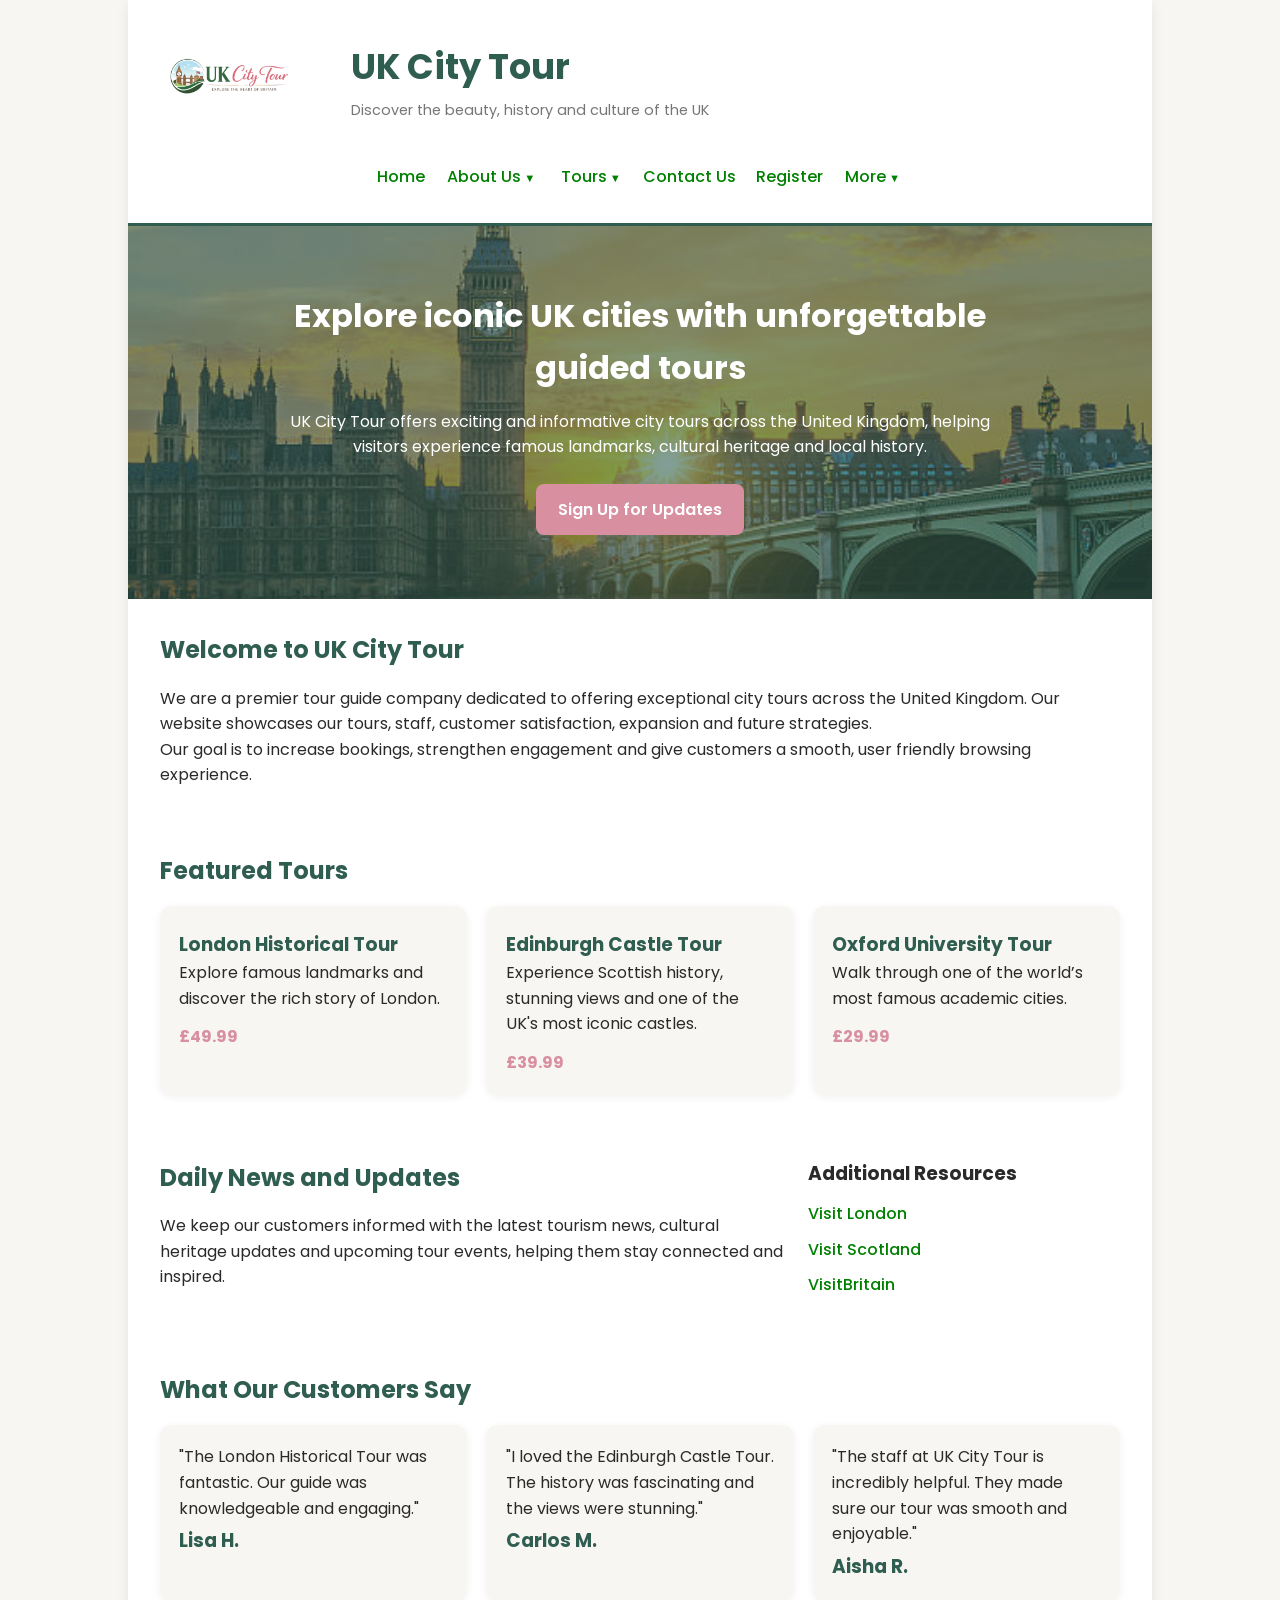
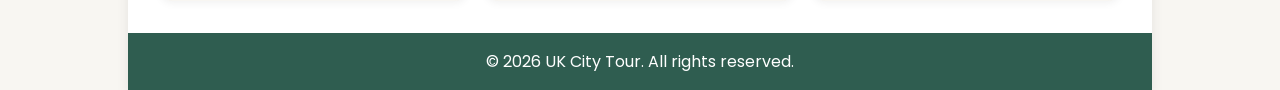
<file: index.html>
<!DOCTYPE html>
<html lang="en">
<head>
    <!-- basic setup for the page so the browser knows it's using HTML5 -->
    <meta charset="UTF-8">

    <!-- this makes the website adjust properly on phones and tablets instead of looking zoomed out -->
    <meta name="viewport" content="width=device-width, initial-scale=1.0">

    <!-- I added these meta tags to help with SEO (search engine optimisation)and make the page more descriptive -->
    <meta name="description" content="Explore unforgettable city tours across the United Kingdom with UK City Tour. Discover history, culture, landmarks and exciting travel experiences.">
    <meta name="keywords" content="UK City Tour, city tours, London tour, Edinburgh tour, UK travel, cultural heritage, guided tours">
    <meta name="author" content="Rhidi">

    <!-- this is the title that shows in the browser tab -->
    <title>UK City Tour | Home</title>

    <!-- linking my external CSS file so all the styling stays separate from the HTML -->
    <link rel="stylesheet" href="css/main.css">

    <!-- I used Google Fonts so the website looks a bit more polished and consistent -->
    <link rel="preconnect" href="https://fonts.googleapis.com">
    <link rel="preconnect" href="https://fonts.gstatic.com" crossorigin>
    <link href="https://fonts.googleapis.com/css2?family=Poppins:wght@300;400;500;600;700&display=swap" rel="stylesheet">
</head>
<body>

    <!-- this container keeps the whole page centred and stops it from stretching too wide on big screens -->
    <div class="container">

        <!-- header section for the logo, business name, and navigation -->
        <header>
            <div class="top-header">

                <!-- I made the logo a link back to the homepage because that's a common website convention -->
                <a href="index.html" class="logo-link">
                    <img src="images/logo.png" alt="UK City Tour logo" class="logo">
                </a>

                <!-- this is the branding text next to the logo -->
                <div class="brand-text">
                    <h1>UK City Tour</h1>
                    <p>Discover the beauty, history and culture of the UK</p>
                </div>
            </div>

            <!-- this is the main navigation for moving around the site -->
            <nav aria-label="Main navigation">
                <ul class="main-nav">

                    <!-- direct link back to the homepage -->
                    <li><a href="index.html">Home</a></li>

                    <!-- I used details and summary for dropdowns because it made the menu interactive without needing too much extra code -->
                    <li class="dropdown-item">
                        <details>
                            <summary>About Us</summary>
                            <ul class="dropdown">
                                <!-- these dropdown links take the user to specific sections on the about page -->
                                <li><a href="about_us.html#our-story">Our Story</a></li>
                                <li><a href="about_us.html#our-team">Our Team</a></li>
                                <li><a href="about_us.html#branches">Branches</a></li>
                            </ul>
                        </details>
                    </li>

                    <!-- another dropdown for the tours related content -->
                    <li class="dropdown-item">
                        <details>
                            <summary>Tours</summary>
                            <ul class="dropdown">
                                <li><a href="tours.html">Tour Catalogue</a></li>
                                <li><a href="index.html#featured-tours">Featured Tours</a></li>
                                <li><a href="tours.html#events">Events and Promotions</a></li>
                            </ul>
                        </details>
                    </li>

                    <!-- direct links for pages I wanted to stay visible in the main nav -->
                    <li><a href="contact.html">Contact Us</a></li>
                    <li><a href="register.html">Register</a></li>

                    <!-- this dropdown is for the extra home page sections so the nav doesn't get too cluttered -->
                    <li class="dropdown-item">
                        <details>
                            <summary>More</summary>
                            <ul class="dropdown">
                                <li><a href="index.html#news">Daily News</a></li>
                                <li><a href="index.html#reviews">Testimonials</a></li>
                            </ul>
                        </details>
                    </li>
                </ul>
            </nav>
        </header>

        <!-- main content of the page starts here -->
        <main>

            <!-- hero section is the first thing users see, so I used it to make the homepage feel more inviting and clear -->
            <section class="hero">
                <div class="hero-text">
                    <h2>Explore iconic UK cities with unforgettable guided tours</h2>
                    <p>
                        UK City Tour offers exciting and informative city tours across the United Kingdom,
                        helping visitors experience famous landmarks, cultural heritage and local history.
                    </p>

                    <!-- call to action button to encourage people to sign up -->
                    <a href="register.html" class="btn">Sign Up for Updates</a>
                </div>
            </section>

            <!-- this intro section gives a quick overview of what the business is about -->
            <section class="intro">
                <article>
                    <h2>Welcome to UK City Tour</h2>
                    <p>
                        We are a premier tour guide company dedicated to offering exceptional city tours
                        across the United Kingdom. Our website showcases our tours, staff, customer
                        satisfaction, expansion and future strategies.
                    </p>
                    <p>
                        Our goal is to increase bookings, strengthen engagement and give customers a smooth,
                        user friendly browsing experience.
                    </p>
                </article>
            </section>

            <!-- featured tours section to highlight a few main tours instead of overwhelming the user with everything at once -->
            <section id="featured-tours" class="cards-section">
                <h2>Featured Tours</h2>

                <!-- I used cards here because they're easier to scan and look more modern -->
                <div class="card-grid">
                    <article class="card">
                        <h3>London Historical Tour</h3>
                        <p>Explore famous landmarks and discover the rich story of London.</p>
                        <p class="price">£49.99</p>
                    </article>

                    <article class="card">
                        <h3>Edinburgh Castle Tour</h3>
                        <p>Experience Scottish history, stunning views and one of the UK's most iconic castles.</p>
                        <p class="price">£39.99</p>
                    </article>

                    <article class="card">
                        <h3>Oxford University Tour</h3>
                        <p>Walk through one of the world’s most famous academic cities.</p>
                        <p class="price">£29.99</p>
                    </article>
                </div>
            </section>

            <!-- this section is for updates and also includes useful external links -->
            <section id="news" class="info-section">
                <article>
                    <h2>Daily News and Updates</h2>
                    <p>
                        We keep our customers informed with the latest tourism news, cultural heritage updates
                        and upcoming tour events, helping them stay connected and inspired.
                    </p>
                </article>

                <!-- I used an aside here because these links support the main content but aren't the main focus themselves -->
                <aside class="resources">
                    <h3>Additional Resources</h3>
                    <ul>
                        <li><a href="https://www.visitlondon.com/" target="_blank">Visit London</a></li>
                        <li><a href="https://www.visitscotland.com/" target="_blank">Visit Scotland</a></li>
                        <li><a href="https://www.visitbritain.com/" target="_blank">VisitBritain</a></li>
                    </ul>
                </aside>
            </section>

            <!-- testimonial section helps build trust and makes the business feel more believable -->
            <section id="reviews" class="reviews-section">
                <h2>What Our Customers Say</h2>

                <div class="card-grid">
                    <article class="card">
                        <p>"The London Historical Tour was fantastic. Our guide was knowledgeable and engaging."</p>
                        <h3>Lisa H.</h3>
                    </article>

                    <article class="card">
                        <p>"I loved the Edinburgh Castle Tour. The history was fascinating and the views were stunning."</p>
                        <h3>Carlos M.</h3>
                    </article>

                    <article class="card">
                        <p>"The staff at UK City Tour is incredibly helpful. They made sure our tour was smooth and enjoyable."</p>
                        <h3>Aisha R.</h3>
                    </article>
                </div>
            </section>
        </main>

        <!-- footer stays simple and consistent across the website -->
        <footer>
            <p>&copy; 2026 UK City Tour. All rights reserved.</p>
        </footer>
    </div>

</body>

<!-- linking the JavaScript file at the end so the page loads first before the interactive parts run -->
<script src="js/script.js"></script>
</html>
</file>
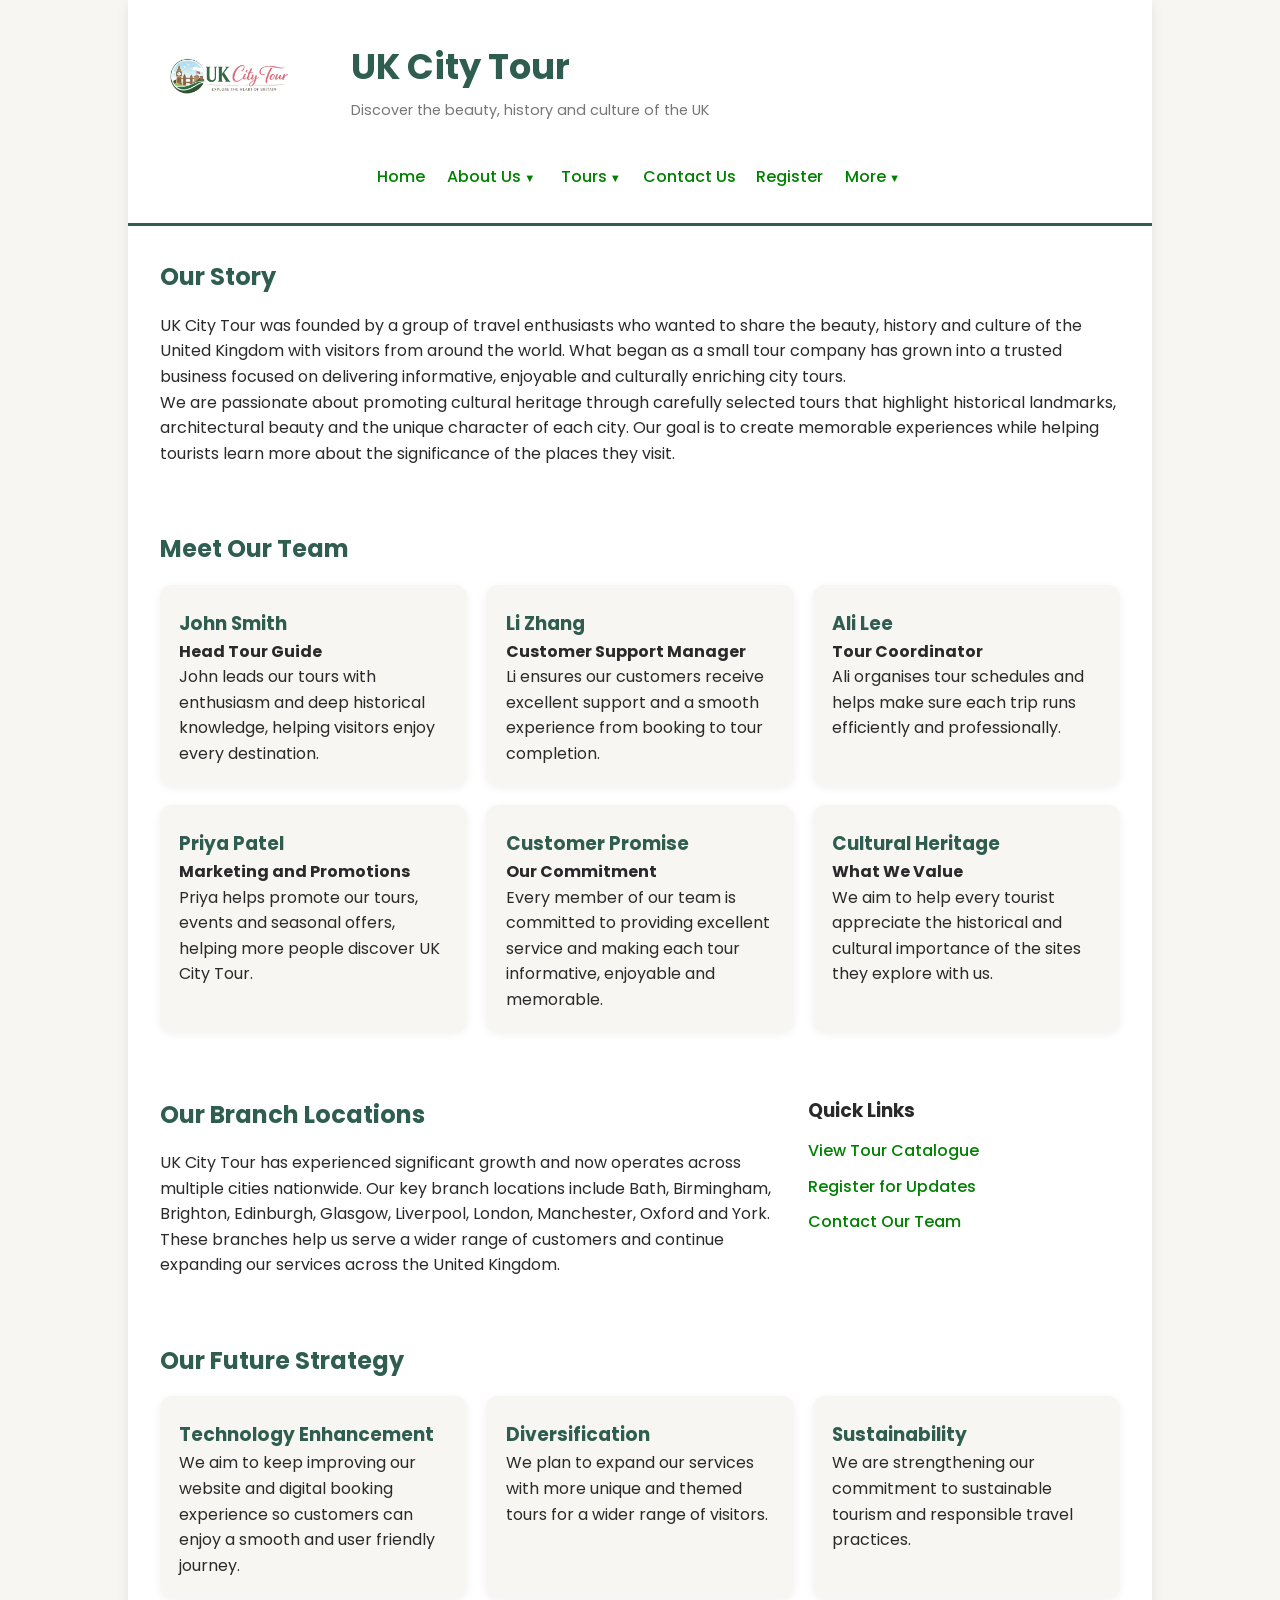
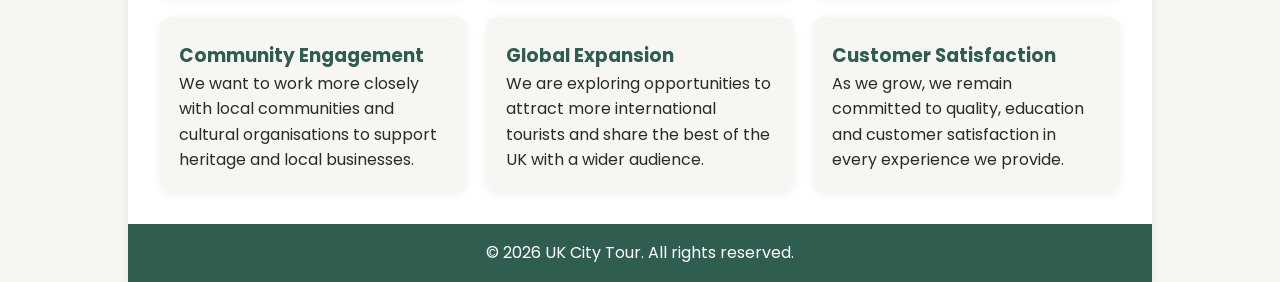
<file: about_us.html>
<!DOCTYPE html>
<html lang="en">
<head>
    <!-- basic setup so the browser understands the page -->
    <meta charset="UTF-8">

    <!-- makes the page responsive on different screen sizes -->
    <meta name="viewport" content="width=device-width, initial-scale=1.0">

    <!-- these meta tags describe the page and support SEO -->
    <meta name="description" content="Learn more about UK City Tour, our story, our team, our branch locations and our future strategy.">
    <meta name="keywords" content="UK City Tour, about us, tour guides, UK branches, cultural heritage, city tours">
    <meta name="author" content="Rhidi">

    <!-- page title -->
    <title>UK City Tour | About Us</title>

    <!-- linking main CSS so the design stays consistent -->
    <link rel="stylesheet" href="css/main.css">

    <!-- importing font for consistency across all pages -->
    <link rel="preconnect" href="https://fonts.googleapis.com">
    <link rel="preconnect" href="https://fonts.gstatic.com" crossorigin>
    <link href="https://fonts.googleapis.com/css2?family=Poppins:wght@300;400;500;600;700&display=swap" rel="stylesheet">
</head>
<body>

<div class="container">

<!-- same header reused across all pages for consistency -->
<header>
    <div class="top-header">

        <!-- logo links back to homepage -->
        <a href="index.html" class="logo-link">
            <img src="images/logo.png" alt="UK City Tour logo" class="logo">
        </a>

        <!-- brand name and tagline -->
        <div class="brand-text">
            <h1>UK City Tour</h1>
            <p>Discover the beauty, history and culture of the UK</p>
        </div>
    </div>

    <!-- main navigation -->
    <nav aria-label="Main navigation">
        <ul class="main-nav">
            <li><a href="index.html">Home</a></li>

            <!-- dropdown for about page sections -->
            <li class="dropdown-item">
                <details>
                    <summary>About Us</summary>
                    <ul class="dropdown">
                        <!-- these links scroll to sections on this same page -->
                        <li><a href="#our-story">Our Story</a></li>
                        <li><a href="#our-team">Our Team</a></li>
                        <li><a href="#branches">Branches</a></li>
                    </ul>
                </details>
            </li>

            <!-- tours dropdown -->
            <li class="dropdown-item">
                <details>
                    <summary>Tours</summary>
                    <ul class="dropdown">
                        <li><a href="tours.html">Tour Catalogue</a></li>
                        <li><a href="index.html#featured-tours">Featured Tours</a></li>
                        <li><a href="tours.html#events">Events and Promotions</a></li>
                    </ul>
                </details>
            </li>

            <li><a href="contact.html">Contact Us</a></li>
            <li><a href="register.html">Register</a></li>

            <!-- extra dropdown -->
            <li class="dropdown-item">
                <details>
                    <summary>More</summary>
                    <ul class="dropdown">
                        <li><a href="index.html#news">Daily News</a></li>
                        <li><a href="index.html#reviews">Testimonials</a></li>
                    </ul>
                </details>
            </li>
        </ul>
    </nav>
</header>

<main>

    <!-- this section explains the company background -->
    <section class="intro" id="our-story">
        <h2>Our Story</h2>

        <!-- I included multiple paragraphs to give more depth and make it feel more realistic -->
        <p>
            UK City Tour was founded by a group of travel enthusiasts who wanted to share the beauty,
            history and culture of the United Kingdom with visitors from around the world. What began
            as a small tour company has grown into a trusted business focused on delivering informative,
            enjoyable and culturally enriching city tours.
        </p>

        <p>
            We are passionate about promoting cultural heritage through carefully selected tours that
            highlight historical landmarks, architectural beauty and the unique character of each city.
            Our goal is to create memorable experiences while helping tourists learn more about the
            significance of the places they visit.
        </p>
    </section>

    <!-- team section using cards for layout consistency -->
    <section class="cards-section" id="our-team">
        <h2>Meet Our Team</h2>

        <!-- first row of team members -->
        <div class="card-grid">
            <article class="card">
                <h3>John Smith</h3>
                <p><strong>Head Tour Guide</strong></p>
                <p>John leads our tours with enthusiasm and deep historical knowledge, helping visitors enjoy every destination.</p>
            </article>

            <article class="card">
                <h3>Li Zhang</h3>
                <p><strong>Customer Support Manager</strong></p>
                <p>Li ensures our customers receive excellent support and a smooth experience from booking to tour completion.</p>
            </article>

            <article class="card">
                <h3>Ali Lee</h3>
                <p><strong>Tour Coordinator</strong></p>
                <p>Ali organises tour schedules and helps make sure each trip runs efficiently and professionally.</p>
            </article>
        </div>

        <!-- second row to show more content and make the layout fuller -->
        <div class="card-grid" style="margin-top: 1.2rem;">
            <article class="card">
                <h3>Priya Patel</h3>
                <p><strong>Marketing and Promotions</strong></p>
                <p>Priya helps promote our tours, events and seasonal offers, helping more people discover UK City Tour.</p>
            </article>

            <!-- I included these extra cards to show company values, not just staff -->
            <article class="card">
                <h3>Customer Promise</h3>
                <p><strong>Our Commitment</strong></p>
                <p>Every member of our team is committed to providing excellent service and making each tour informative, enjoyable and memorable.</p>
            </article>

            <article class="card">
                <h3>Cultural Heritage</h3>
                <p><strong>What We Value</strong></p>
                <p>We aim to help every tourist appreciate the historical and cultural importance of the sites they explore with us.</p>
            </article>
        </div>
    </section>

    <!-- this section uses a two column layout with main content and an aside -->
    <section class="info-section" id="branches">
        <article>
            <h2>Our Branch Locations</h2>

            <p>
                UK City Tour has experienced significant growth and now operates across multiple cities
                nationwide. Our key branch locations include Bath, Birmingham, Brighton, Edinburgh,
                Glasgow, Liverpool, London, Manchester, Oxford and York.
            </p>

            <p>
                These branches help us serve a wider range of customers and continue expanding our
                services across the United Kingdom.
            </p>
        </article>

        <!-- I used an aside here because these links support the content but are not the main focus -->
        <aside class="resources">
            <h3>Quick Links</h3>
            <ul>
                <li><a href="tours.html">View Tour Catalogue</a></li>
                <li><a href="register.html">Register for Updates</a></li>
                <li><a href="contact.html">Contact Our Team</a></li>
            </ul>
        </aside>
    </section>

    <!-- future strategy section shows forward planning and makes the site feel more complete -->
    <section class="cards-section" id="future-strategy">
        <h2>Our Future Strategy</h2>

        <div class="card-grid">
            <article class="card">
                <h3>Technology Enhancement</h3>
                <p>We aim to keep improving our website and digital booking experience so customers can enjoy a smooth and user friendly journey.</p>
            </article>

            <article class="card">
                <h3>Diversification</h3>
                <p>We plan to expand our services with more unique and themed tours for a wider range of visitors.</p>
            </article>

            <article class="card">
                <h3>Sustainability</h3>
                <p>We are strengthening our commitment to sustainable tourism and responsible travel practices.</p>
            </article>
        </div>

        <!-- second row again for consistency and fuller layout -->
        <div class="card-grid" style="margin-top: 1.2rem;">
            <article class="card">
                <h3>Community Engagement</h3>
                <p>We want to work more closely with local communities and cultural organisations to support heritage and local businesses.</p>
            </article>

            <article class="card">
                <h3>Global Expansion</h3>
                <p>We are exploring opportunities to attract more international tourists and share the best of the UK with a wider audience.</p>
            </article>

            <article class="card">
                <h3>Customer Satisfaction</h3>
                <p>As we grow, we remain committed to quality, education and customer satisfaction in every experience we provide.</p>
            </article>
        </div>
    </section>
</main>

<!-- footer same as other pages -->
<footer>
    <p>&copy; 2026 UK City Tour. All rights reserved.</p>
</footer>

</div>

<!-- linking JS -->
<script src="js/script.js"></script>

</body>
</html>
</file>
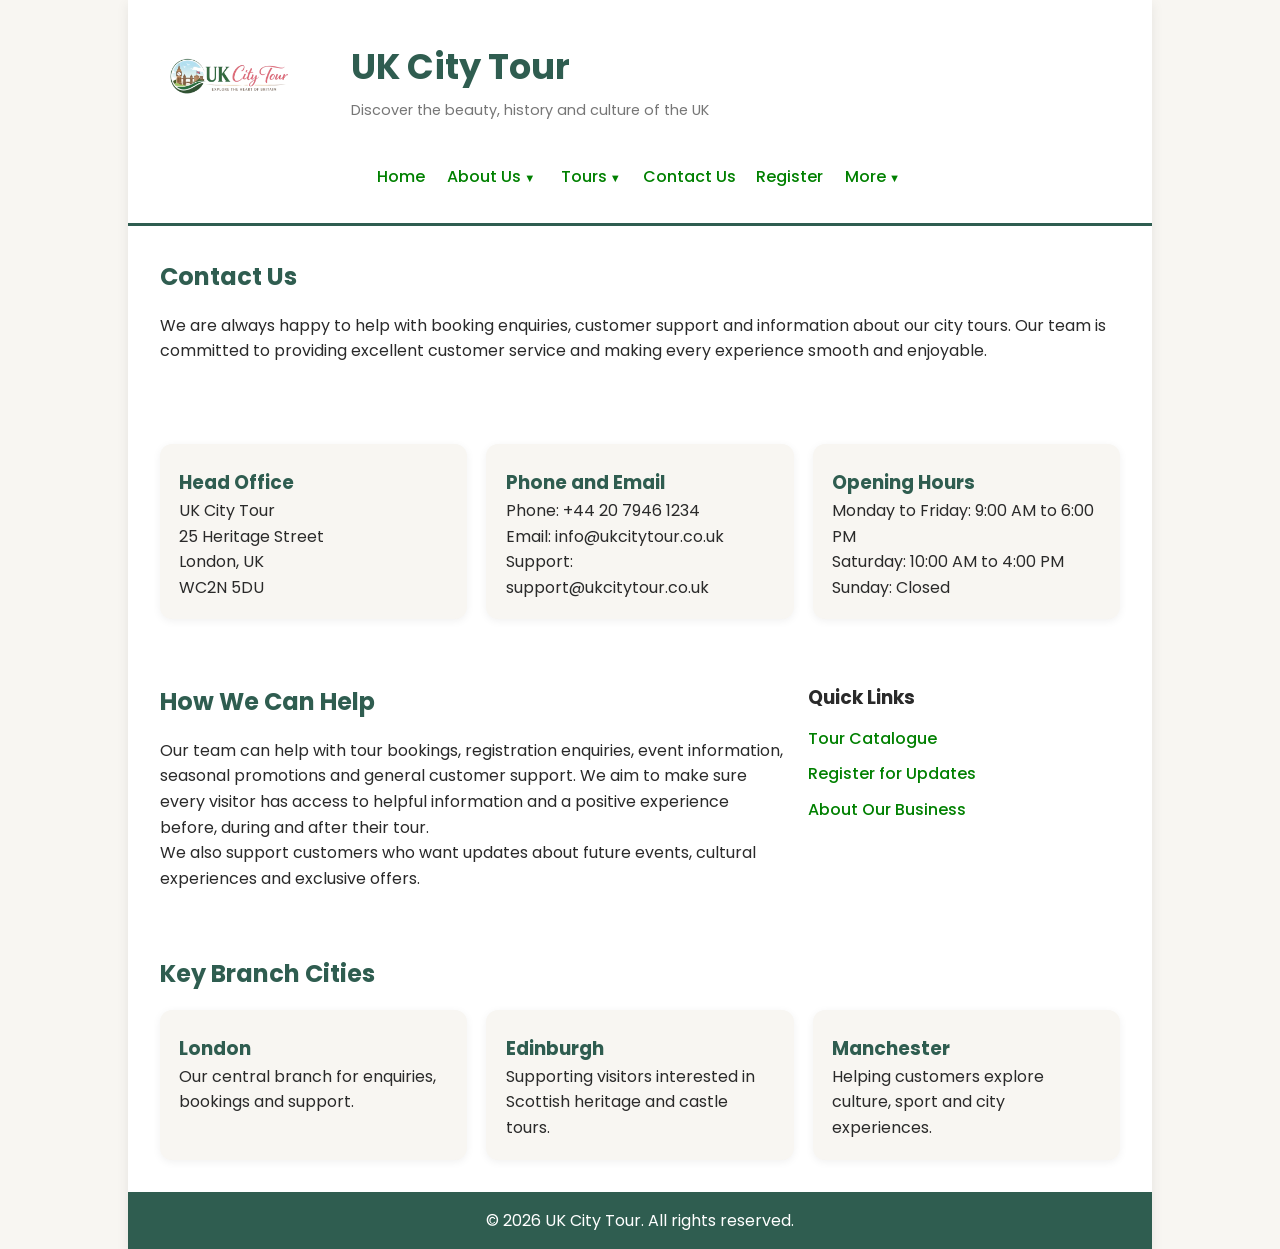
<file: contact.html>
<!DOCTYPE html>
<html lang="en">
<head>
    <!-- basic setup so the browser reads the page correctly -->
    <meta charset="UTF-8">

    <!-- makes the page responsive across different devices -->
    <meta name="viewport" content="width=device-width, initial-scale=1.0">

    <!-- these meta tags describe the page and support SEO -->
    <meta name="description" content="Contact UK City Tour for booking support, tour enquiries and customer assistance.">
    <meta name="keywords" content="UK City Tour contact, tour enquiries, booking support, customer service">
    <meta name="author" content="Rhidi">

    <!-- page title shown in the browser tab -->
    <title>UK City Tour | Contact Us</title>

    <!-- linking main CSS file for consistent styling -->
    <link rel="stylesheet" href="css/main.css">

    <!-- importing font for consistency -->
    <link rel="preconnect" href="https://fonts.googleapis.com">
    <link rel="preconnect" href="https://fonts.gstatic.com" crossorigin>
    <link href="https://fonts.googleapis.com/css2?family=Poppins:wght@300;400;500;600;700&display=swap" rel="stylesheet">
</head>
<body>

<div class="container">

<!-- same header across all pages for consistency -->
<header>
    <div class="top-header">

        <!-- logo links back to homepage -->
        <a href="index.html" class="logo-link">
            <img src="images/logo.png" alt="UK City Tour logo" class="logo">
        </a>

        <!-- brand name and tagline -->
        <div class="brand-text">
            <h1>UK City Tour</h1>
            <p>Discover the beauty, history and culture of the UK</p>
        </div>
    </div>

    <!-- navigation reused for usability and consistency -->
    <nav aria-label="Main navigation">
        <ul class="main-nav">
            <li><a href="index.html">Home</a></li>

            <li class="dropdown-item">
                <details>
                    <summary>About Us</summary>
                    <ul class="dropdown">
                        <li><a href="about_us.html#our-story">Our Story</a></li>
                        <li><a href="about_us.html#our-team">Our Team</a></li>
                        <li><a href="about_us.html#branches">Branches</a></li>
                    </ul>
                </details>
            </li>

            <li class="dropdown-item">
                <details>
                    <summary>Tours</summary>
                    <ul class="dropdown">
                        <li><a href="tours.html">Tour Catalogue</a></li>
                        <li><a href="index.html#featured-tours">Featured Tours</a></li>
                        <li><a href="tours.html#events">Events and Promotions</a></li>
                    </ul>
                </details>
            </li>

            <li><a href="contact.html">Contact Us</a></li>
            <li><a href="register.html">Register</a></li>

            <li class="dropdown-item">
                <details>
                    <summary>More</summary>
                    <ul class="dropdown">
                        <li><a href="index.html#news">Daily News</a></li>
                        <li><a href="index.html#reviews">Testimonials</a></li>
                    </ul>
                </details>
            </li>
        </ul>
    </nav>
</header>

<main>

    <!-- intro explains the purpose of the page -->
    <section class="intro">
        <h2>Contact Us</h2>
        <p>
            We are always happy to help with booking enquiries, customer support and information about our city tours.
            Our team is committed to providing excellent customer service and making every experience smooth and enjoyable.
        </p>
    </section>

    <!-- this section shows contact details using cards for clear layout -->
    <section class="contact-section">

        <!-- I used a grid so the information is split into clear sections instead of one long block -->
        <div class="contact-grid">

            <article class="card">
                <h3>Head Office</h3>
                <p>UK City Tour</p>
                <p>25 Heritage Street</p>
                <p>London, UK</p>
                <p>WC2N 5DU</p>
            </article>

            <article class="card">
                <h3>Phone and Email</h3>
                <p>Phone: +44 20 7946 1234</p>
                <p>Email: info@ukcitytour.co.uk</p>
                <p>Support: support@ukcitytour.co.uk</p>
            </article>

            <article class="card">
                <h3>Opening Hours</h3>
                <p>Monday to Friday: 9:00 AM to 6:00 PM</p>
                <p>Saturday: 10:00 AM to 4:00 PM</p>
                <p>Sunday: Closed</p>
            </article>
        </div>
    </section>

    <!-- this section explains what support the business offers -->
    <section class="info-section">
        <article>
            <h2>How We Can Help</h2>

            <p>
                Our team can help with tour bookings, registration enquiries, event information, seasonal promotions
                and general customer support. We aim to make sure every visitor has access to helpful information and
                a positive experience before, during and after their tour.
            </p>

            <p>
                We also support customers who want updates about future events, cultural experiences and exclusive offers.
            </p>
        </article>

        <!-- aside used for quick navigation links -->
        <aside class="resources">
            <h3>Quick Links</h3>
            <ul>
                <li><a href="tours.html">Tour Catalogue</a></li>
                <li><a href="register.html">Register for Updates</a></li>
                <li><a href="about_us.html">About Our Business</a></li>
            </ul>
        </aside>
    </section>

    <!-- extra section to make the page more complete and visually balanced -->
    <section class="cards-section">
        <h2>Key Branch Cities</h2>

        <!-- reused card layout again for consistency -->
        <div class="card-grid">
            <article class="card">
                <h3>London</h3>
                <p>Our central branch for enquiries, bookings and support.</p>
            </article>

            <article class="card">
                <h3>Edinburgh</h3>
                <p>Supporting visitors interested in Scottish heritage and castle tours.</p>
            </article>

            <article class="card">
                <h3>Manchester</h3>
                <p>Helping customers explore culture, sport and city experiences.</p>
            </article>
        </div>
    </section>
</main>

<!-- footer kept consistent -->
<footer>
    <p>&copy; 2026 UK City Tour. All rights reserved.</p>
</footer>

</div>

<!-- linking JavaScript -->
<script src="js/script.js"></script>

</body>
</html>
</file>
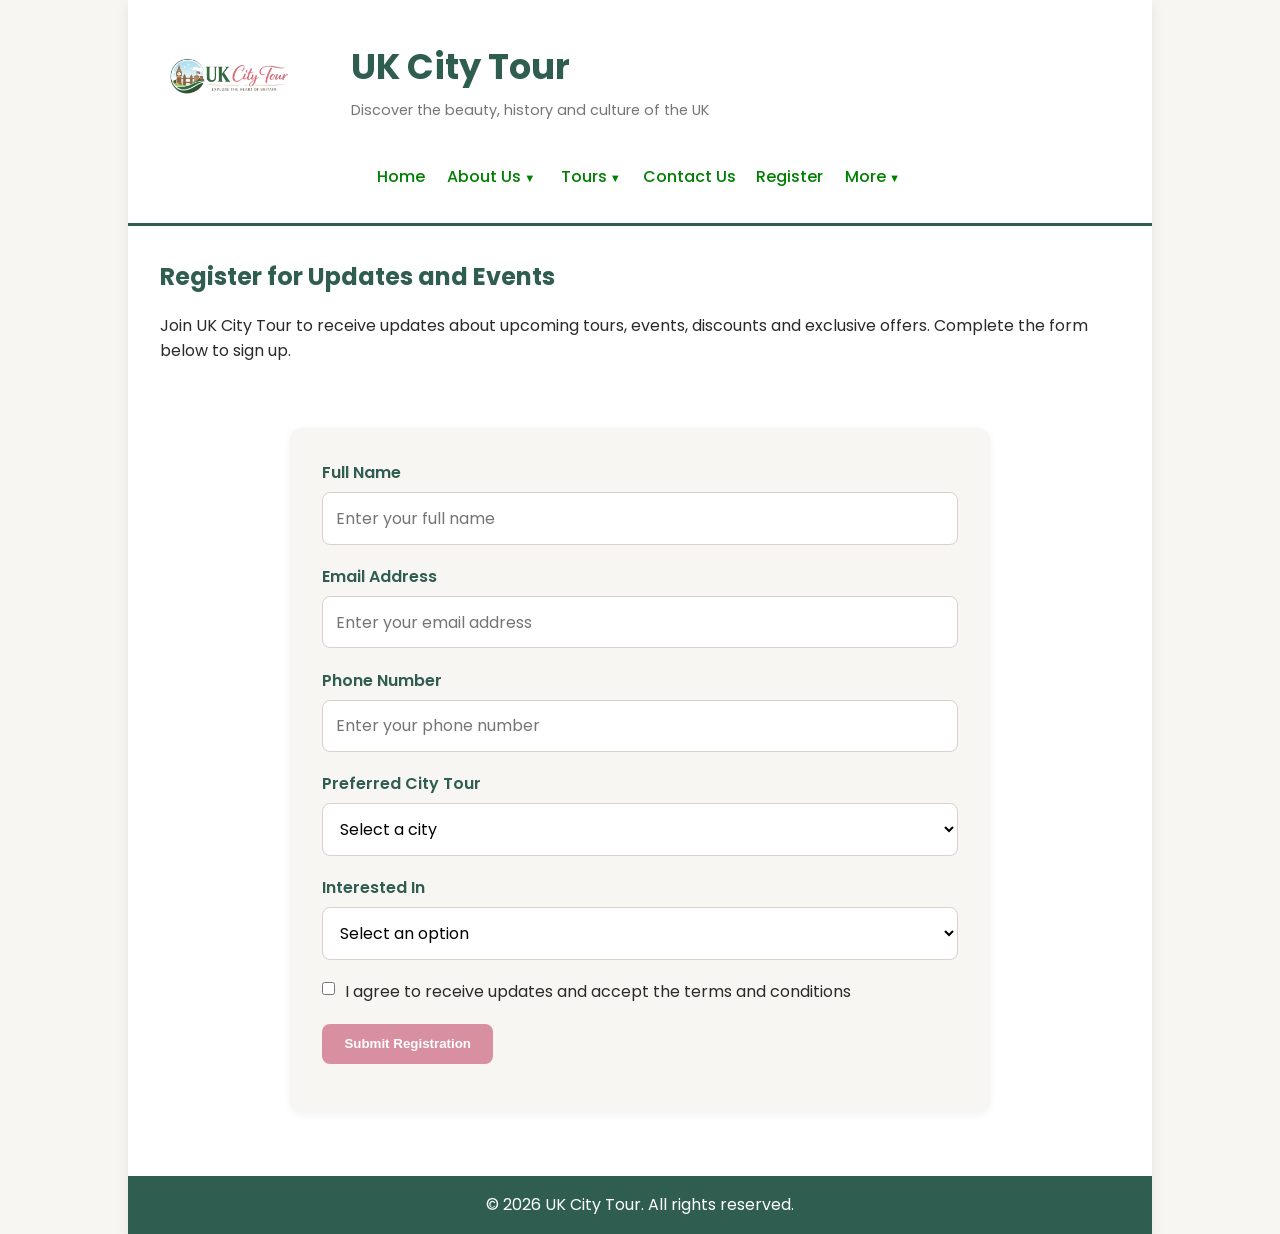
<file: register.html>
<!DOCTYPE html>
<html lang="en">
<head>
    <!-- basic setup so the browser reads the file properly as HTML5 -->
    <meta charset="UTF-8">

    <!-- this makes the page responsive and fit properly on phones and tablets -->
    <meta name="viewport" content="width=device-width, initial-scale=1.0">

    <!-- these meta tags help describe the page and support SEO -->
    <meta name="description" content="Register with UK City Tour for updates, events and exclusive offers.">
    <meta name="keywords" content="UK City Tour register, sign up, events, travel updates, UK tours">
    <meta name="author" content="Rhidi">

    <!-- this is the title shown in the browser tab -->
    <title>UK City Tour | Register</title>

    <!-- linking the main CSS file so the page matches the rest of the website -->
    <link rel="stylesheet" href="css/main.css">

    <!-- importing the same Google Font I used across the rest of the site to keep it consistent -->
    <link rel="preconnect" href="https://fonts.googleapis.com">
    <link rel="preconnect" href="https://fonts.gstatic.com" crossorigin>
    <link href="https://fonts.googleapis.com/css2?family=Poppins:wght@300;400;500;600;700&display=swap" rel="stylesheet">
</head>
<body>

<div class="container">

<!-- I kept the same header across all pages so the site feels consistent -->
<header>
    <div class="top-header">

        <!-- the logo links back to the homepage because that's a common website convention -->
        <a href="index.html" class="logo-link">
            <img src="images/logo.png" alt="UK City Tour logo" class="logo">
        </a>

        <!-- brand name and tagline -->
        <div class="brand-text">
            <h1>UK City Tour</h1>
            <p>Discover the beauty, history and culture of the UK</p>
        </div>
    </div>

    <!-- main navigation, same as the rest of the site so users can move around easily -->
    <nav aria-label="Main navigation">
        <ul class="main-nav">
            <li><a href="index.html">Home</a></li>

            <!-- dropdown for about related content -->
            <li class="dropdown-item">
                <details>
                    <summary>About Us</summary>
                    <ul class="dropdown">
                        <li><a href="about_us.html#our-story">Our Story</a></li>
                        <li><a href="about_us.html#our-team">Our Team</a></li>
                        <li><a href="about_us.html#branches">Branches</a></li>
                    </ul>
                </details>
            </li>

            <!-- dropdown for tour related content -->
            <li class="dropdown-item">
                <details>
                    <summary>Tours</summary>
                    <ul class="dropdown">
                        <li><a href="tours.html">Tour Catalogue</a></li>
                        <li><a href="index.html#featured-tours">Featured Tours</a></li>
                        <li><a href="tours.html#events">Events and Promotions</a></li>
                    </ul>
                </details>
            </li>

            <!-- these are direct links because I wanted them to stay easy to access -->
            <li><a href="contact.html">Contact Us</a></li>
            <li><a href="register.html">Register</a></li>

            <!-- extra dropdown for the other homepage sections -->
            <li class="dropdown-item">
                <details>
                    <summary>More</summary>
                    <ul class="dropdown">
                        <li><a href="index.html#news">Daily News</a></li>
                        <li><a href="index.html#reviews">Testimonials</a></li>
                    </ul>
                </details>
            </li>
        </ul>
    </nav>
</header>

<main>
    <!-- this section introduces the form and tells the user what it's for before they start filling it in -->
    <section class="intro">
        <h2>Register for Updates and Events</h2>
        <p>
            Join UK City Tour to receive updates about upcoming tours, events, discounts and exclusive offers.
            Complete the form below to sign up.
        </p>
    </section>

    <!-- this is the main form section -->
    <section class="form-section">

        <!-- I used novalidate because I wanted to control the validation myself with JavaScript instead of relying on the browser default -->
        <form id="registerForm" novalidate>

            <!-- I added labels for accessibility and clarity so users know exactly what each input is for -->
            <div class="form-group">
                <label for="fullName">Full Name</label>
                <input type="text" id="fullName" name="fullName" placeholder="Enter your full name">
                <!-- this small element is where the error message shows if the field is invalid -->
                <small class="error-message"></small>
            </div>

            <div class="form-group">
                <label for="email">Email Address</label>
                <input type="email" id="email" name="email" placeholder="Enter your email address">
                <small class="error-message"></small>
            </div>

            <div class="form-group">
                <label for="phone">Phone Number</label>
                <input type="tel" id="phone" name="phone" placeholder="Enter your phone number">
                <small class="error-message"></small>
            </div>

            <!-- I used a dropdown here because it keeps the choices neat and stops users typing random values -->
            <div class="form-group">
                <label for="city">Preferred City Tour</label>
                <select id="city" name="city">
                    <option value="">Select a city</option>
                    <option>London</option>
                    <option>Edinburgh</option>
                    <option>Oxford</option>
                    <option>Bath</option>
                    <option>Liverpool</option>
                </select>
                <small class="error-message"></small>
            </div>

            <!-- another dropdown for interest type, again this keeps the data cleaner and easier to validate -->
            <div class="form-group">
                <label for="eventType">Interested In</label>
                <select id="eventType" name="eventType">
                    <option value="">Select an option</option>
                    <option>Tour Updates</option>
                    <option>Special Events</option>
                    <option>Seasonal Promotions</option>
                    <option>Loyalty Programme</option>
                </select>
                <small class="error-message"></small>
            </div>

            <!-- I included a checkbox for terms because it's realistic and also gives me another thing to validate with JavaScript -->
            <div class="form-group checkbox-group">
                <input type="checkbox" id="terms" name="terms">
                <label for="terms">I agree to receive updates and accept the terms and conditions</label>
            </div>

            <!-- separate error area for the checkbox because it doesn't sit inside the same kind of input box -->
            <small class="error-message checkbox-error"></small>

            <!-- submit button to send the form once everything is valid -->
            <button type="submit" class="btn">Submit Registration</button>

            <!-- this paragraph is empty at first, then JavaScript fills it with a success message if the form is valid -->
            <p id="successMessage" class="success-message"></p>
        </form>
    </section>
</main>

<!-- footer stays the same for consistency across the whole site -->
<footer>
    <p>&copy; 2026 UK City Tour. All rights reserved.</p>
</footer>

</div>

<!-- linking the JavaScript file here so the HTML loads first and the validation works after -->
<script src="js/script.js"></script>

</body>
</html>
</file>
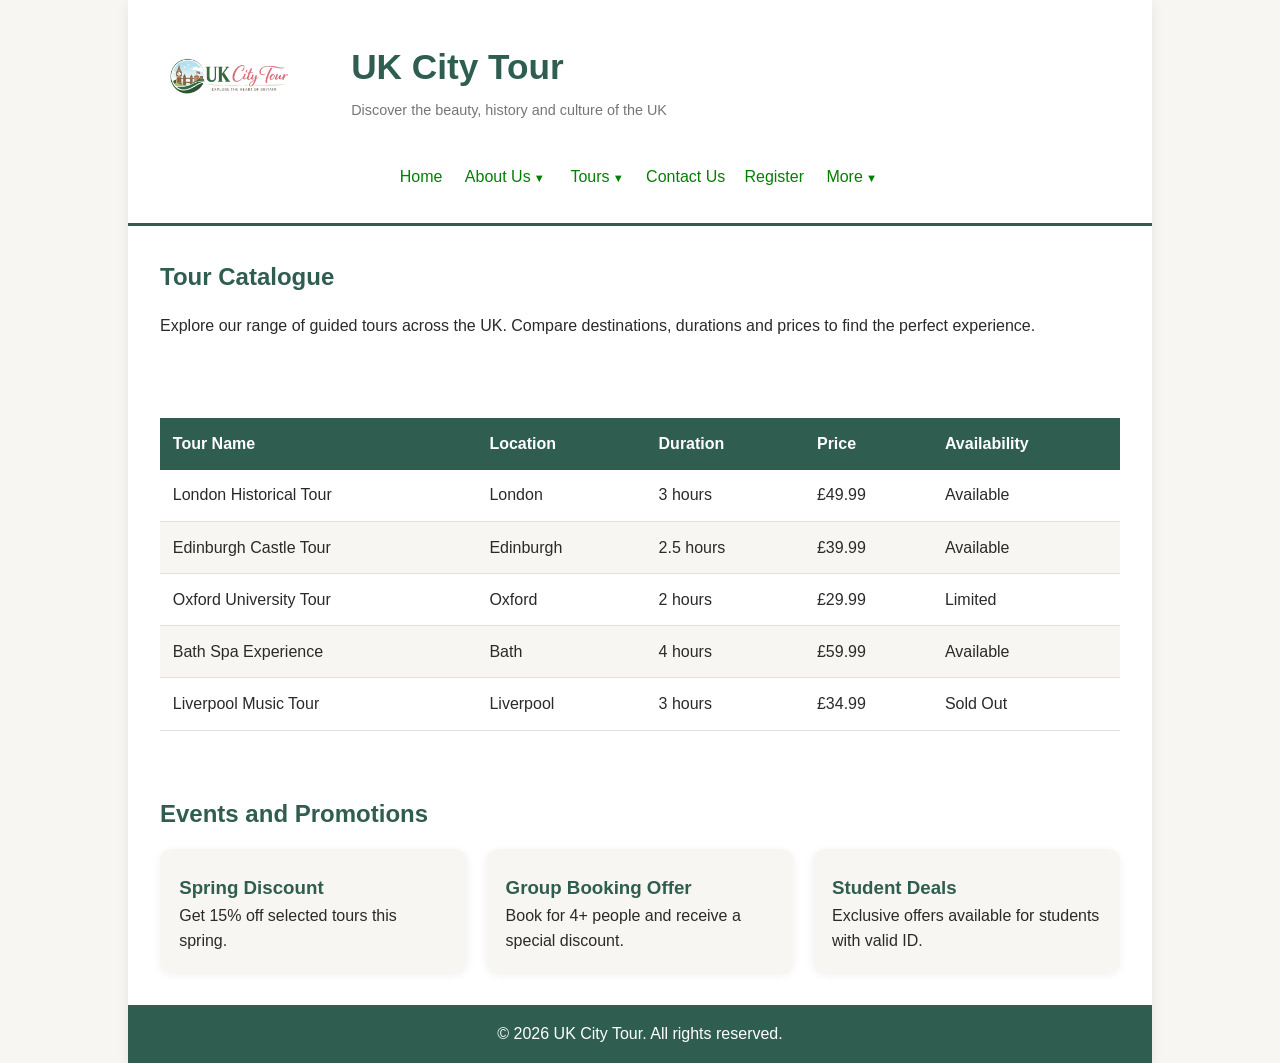
<file: tours.html>
<!DOCTYPE html>
<html lang="en">
<head>
    <!-- basic setup so the browser reads it correctly -->
    <meta charset="UTF-8">

    <!-- makes the page responsive on different devices -->
    <meta name="viewport" content="width=device-width, initial-scale=1.0">

    <!-- these help describe the page and support SEO -->
    <meta name="description" content="Browse our UK city tours including London, Edinburgh and Oxford. Find the perfect tour for your next trip.">
    <meta name="keywords" content="UK tours, London tour, Edinburgh tour, Oxford tour, travel UK">
    <meta name="author" content="Rhidi">

    <!-- page title shown in the tab -->
    <title>UK City Tour | Tours</title>

    <!-- linking the main stylesheet so it stays consistent with other pages -->
    <link rel="stylesheet" href="css/main.css">
</head>
<body>

<div class="container">

<!-- same header used across all pages for consistency -->
<header>
    <div class="top-header">

        <!-- logo links back to homepage -->
        <a href="index.html">
            <img src="images/logo.png" alt="UK City Tour logo" class="logo">
        </a>

        <!-- brand name and tagline -->
        <div class="brand-text">
            <h1>UK City Tour</h1>
            <p>Discover the beauty, history and culture of the UK</p>
        </div>
    </div>

    <!-- navigation is reused so users always know how to move around the site -->
    <nav>
        <ul class="main-nav">
            <li><a href="index.html">Home</a></li>

            <li class="dropdown-item">
                <details>
                    <summary>About Us</summary>
                    <ul class="dropdown">
                        <li><a href="about_us.html#our-story">Our Story</a></li>
                        <li><a href="about_us.html#our-team">Our Team</a></li>
                        <li><a href="about_us.html#branches">Branches</a></li>
                    </ul>
                </details>
            </li>

            <!-- this dropdown links to both this page and sections within it -->
            <li class="dropdown-item">
                <details>
                    <summary>Tours</summary>
                    <ul class="dropdown">
                        <li><a href="tours.html">Tour Catalogue</a></li>
                        <li><a href="index.html#featured-tours">Featured Tours</a></li>
                        <!-- this one scrolls to the events section on the same page -->
                        <li><a href="#events">Events and Promotions</a></li>
                    </ul>
                </details>
            </li>

            <li><a href="contact.html">Contact Us</a></li>
            <li><a href="register.html">Register</a></li>

            <li class="dropdown-item">
                <details>
                    <summary>More</summary>
                    <ul class="dropdown">
                        <li><a href="index.html#news">Daily News</a></li>
                        <li><a href="index.html#reviews">Testimonials</a></li>
                    </ul>
                </details>
            </li>
        </ul>
    </nav>
</header>

<main>

<!-- intro section explains what the page is about -->
<section class="intro">
    <h2>Tour Catalogue</h2>
    <p>Explore our range of guided tours across the UK. Compare destinations, durations and prices to find the perfect experience.</p>
</section>

<!-- this section contains the table, which is one of the key requirements -->
<section class="table-section">

    <!-- I used a table because it’s the best way to display structured data like tours and prices -->
    <table>

        <!-- table header defines what each column represents -->
        <thead>
            <tr>
                <th>Tour Name</th>
                <th>Location</th>
                <th>Duration</th>
                <th>Price</th>
                <th>Availability</th>
            </tr>
        </thead>

        <!-- table body contains the actual tour data -->
        <tbody>
            <tr>
                <td>London Historical Tour</td>
                <td>London</td>
                <td>3 hours</td>
                <td>£49.99</td>
                <td>Available</td>
            </tr>

            <tr>
                <td>Edinburgh Castle Tour</td>
                <td>Edinburgh</td>
                <td>2.5 hours</td>
                <td>£39.99</td>
                <td>Available</td>
            </tr>

            <tr>
                <td>Oxford University Tour</td>
                <td>Oxford</td>
                <td>2 hours</td>
                <td>£29.99</td>
                <td>Limited</td>
            </tr>

            <tr>
                <td>Bath Spa Experience</td>
                <td>Bath</td>
                <td>4 hours</td>
                <td>£59.99</td>
                <td>Available</td>
            </tr>

            <tr>
                <td>Liverpool Music Tour</td>
                <td>Liverpool</td>
                <td>3 hours</td>
                <td>£34.99</td>
                <td>Sold Out</td>
            </tr>
        </tbody>
    </table>
</section>

<!-- this section is linked from the dropdown using #events -->
<section id="events" class="cards-section">
    <h2>Events and Promotions</h2>

    <!-- I reused the card layout here to keep the design consistent across the site -->
    <div class="card-grid">
        <article class="card">
            <h3>Spring Discount</h3>
            <p>Get 15% off selected tours this spring.</p>
        </article>

        <article class="card">
            <h3>Group Booking Offer</h3>
            <p>Book for 4+ people and receive a special discount.</p>
        </article>

        <article class="card">
            <h3>Student Deals</h3>
            <p>Exclusive offers available for students with valid ID.</p>
        </article>
    </div>
</section>

</main>

<!-- footer kept the same for consistency -->
<footer>
    <p>&copy; 2026 UK City Tour. All rights reserved.</p>
</footer>

</div>

<!-- linking JS for dropdown behaviour and interactions -->
<script src="js/script.js"></script>

</body>
</html>
</file>
<file: css/main.css>
/*     GENERAL STYLES      */

/* I used this at the top to remove default spacing from the browser so I had full control over the layout */
* {
    margin: 0;
    padding: 0;
    box-sizing: border-box;
}

/* I added smooth scrolling so when users click section links it feels cleaner and less sudden */
html {
    width: 100%;
    scroll-behavior: smooth;
}

/* this controls the main look of the whole site, like the font, background colour and text colour */
body {
    width: 100%;
    overflow-x: hidden;
    font-family: 'Poppins', sans-serif;
    background-color: #f8f6f2;
    color: #2a2a2a;
    line-height: 1.6;
}

/* I added this so long words or text don't overflow and break the layout on smaller screens */
h1, h2, h3, p, li, a, summary, td, th, label {
    overflow-wrap: break-word;
    word-wrap: break-word;
}

/* these are the sections I linked to from the nav, so I added scroll margin to stop them jumping too close to the top */
#featured-tours,
#news,
#reviews,
#our-story,
#our-team,
#branches,
#events {
    scroll-margin-top: 40px;
}

/* this is the main page wrapper, I used it to keep everything centred and stop the site stretching too wide */
.container {
    width: 95%;
    max-width: 1024px;
    margin: 0 auto;
    background-color: #ffffff;
    box-shadow: 0 4px 12px rgba(0, 0, 0, 0.08);
    overflow: hidden;
}

/*      HEADER     */

/* I added a border below the header because it was one of the case study requirements and it also separates the header nicely */
header {
    border-bottom: 3px solid #2f5d50;
    background-color: #ffffff;
    padding: 1.2rem;
}

/* I used flexbox here so the logo and brand text can sit next to each other and still wrap if needed */
.top-header {
    display: flex;
    align-items: center;
    gap: 1.5rem;
    flex-wrap: wrap;
}

/* this just makes sure the logo link behaves properly and doesn't overflow */
.logo-link {
    display: inline-block;
    max-width: 100%;
}

/* I made the logo scalable so it can shrink on smaller devices and still stay clear */
.logo {
    width: 180px;
    max-width: 100%;
    height: auto;
    display: block;
    background-color: #ffffff;
    padding: 4px;
    border-radius: 6px;
}

/* this lets the text next to the logo take up the remaining space */
.brand-text {
    flex: 1;
    min-width: 0;
}

/* I made the main heading green so it matches the brand colour and stands out straight away */
.brand-text h1 {
    color: #2f5d50;
    font-size: 2.2rem;
    margin-bottom: 0.2rem;
}

/* this tagline is slightly smaller and softer because it's supporting text, not the main focus */
.brand-text p {
    color: #555;
    font-size: 0.9rem;
    opacity: 0.8;
}

/*      NAVIGATION      */

/* just gives the nav some spacing under the logo section */
nav {
    margin-top: 1rem;
}

/* I used flexbox again for the nav so I could space the links evenly and centre them */
.main-nav {
    list-style: none;
    display: flex;
    flex-wrap: wrap;
    justify-content: center;
    align-items: center;
    gap: 1.2rem;
    margin-top: 0.5rem;
    margin-bottom: 0.5rem;
}

/* I needed relative positioning here so the dropdown can be positioned properly under each menu item */
.main-nav > li {
    position: relative;
}

/* these are the main link styles, I removed underlines and used the required colours from the case study */
.main-nav a,
.resources a,
summary {
    text-decoration: none;
    color: green;
    font-weight: 500;
    transition: 0.3s;
}

/* visited links change to brown because that was one of the design requirements */
.main-nav a:visited,
.dropdown a:visited,
.resources a:visited {
    color: #7a5c46;
}

/* hover and focus change to pink so users can clearly see what they're interacting with */
.main-nav a:hover,
.main-nav a:focus,
.dropdown a:hover,
.dropdown a:focus,
.resources a:hover,
.resources a:focus,
summary:hover,
summary:focus {
    color: #d88fa0;
}

/* I used details for the dropdowns, so this helps position them properly */
.dropdown-item details {
    position: relative;
}

/* this styles the dropdown title itself, like About Us or Tours */
.dropdown-item summary {
    list-style: none;
    cursor: pointer;
    display: block;
    padding: 0.4rem 0.2rem;
}

/* this removes the default browser arrow because I wanted to style my own */
.dropdown-item summary::-webkit-details-marker {
    display: none;
}

/* this adds my own smaller arrow after the dropdown title */
.dropdown-item summary::after {
    content: " ▼";
    font-size: 0.7rem;
}

/* this is the actual dropdown menu styling on larger screens */
.dropdown {
    list-style: none;
    position: absolute;
    top: 100%;
    left: 0;
    min-width: 200px;
    max-width: 90vw;
    background-color: #ffffff;
    border: 1px solid #e6e0d8;
    border-radius: 8px;
    box-shadow: 0 6px 16px rgba(0, 0, 0, 0.08);
    padding: 0.5rem 0;
    z-index: 1000;
}

/* each dropdown link is block display so the whole line can be clicked more easily */
.dropdown a {
    display: block;
    padding: 0.6rem 1rem;
    white-space: nowrap;
}

/*      HERO      */

/* I used a background image with a green overlay so the text stays readable but the image still shows through */
.hero {
    background: linear-gradient(rgba(47, 93, 80, 0.6), rgba(47, 93, 80, 0.6)),
    url("../images/hero.jpg") center/cover no-repeat;
    color: #ffffff;
    padding: 4rem 2rem;
    text-align: center;
}

/* this keeps the hero text from stretching too wide across the section */
.hero-text {
    max-width: 800px;
    margin: 0 auto;
}

/* bigger heading here because it's the main message of the homepage */
.hero h2 {
    font-size: 2rem;
    margin-bottom: 1rem;
}

/* keeps the paragraph readable and centred */
.hero p {
    max-width: 700px;
    margin: 0 auto 1.5rem;
}

/* this is the main button style used for links that act like actions */
.btn {
    display: inline-block;
    background-color: #d88fa0;
    color: #ffffff;
    text-decoration: none;
    padding: 0.8rem 1.4rem;
    border-radius: 8px;
    font-weight: 600;
    border: none;
    cursor: pointer;
}

/* I made the button hover a slightly darker pink so the interaction feels clear but still consistent */
.btn:hover,
.btn:focus {
    background-color: #c77c8e;
    color: #ffffff;
}

/*      SECTIONS      */

/* these are the main content sections, I gave them equal padding so the spacing feels consistent across the site */
.intro,
.cards-section,
.info-section,
.reviews-section,
.contact-section,
.form-section,
.table-section {
    padding: 2rem;
    max-width: 100%;
}

/* all these headings use the same green colour so there's repetition across pages */
.cards-section h2,
.reviews-section h2,
.intro h2,
.info-section h2,
.contact-section h2,
.form-section h2,
.table-section h2 {
    color: #2f5d50;
    margin-bottom: 1rem;
}

/* I used CSS grid here because cards are easier to organise in columns than with flexbox */
.card-grid,
.contact-grid {
    display: grid;
    grid-template-columns: repeat(3, 1fr);
    gap: 1.2rem;
    margin-top: 1rem;
}

/* this is the main card style I reused a lot to keep the design consistent */
.card {
    background-color: #f8f6f2;
    border-radius: 12px;
    padding: 1.2rem;
    box-shadow: 0 2px 8px rgba(0, 0, 0, 0.06);
    max-width: 100%;
}

/* card headings use the brand green again so they stand out */
.card h3 {
    margin-top: 0.3rem;
    color: #2f5d50;
}

/* prices are pink so they stand out from the normal body text */
.price {
    margin-top: 0.8rem;
    font-weight: 700;
    color: #d88fa0;
}

/* I used a 2 column layout here because the main text and the aside need to sit side by side on larger screens */
.info-section {
    display: grid;
    grid-template-columns: 2fr 1fr;
    gap: 1.5rem;
}

/* this removes bullets from the extra resources links and spaces them nicely */
.resources ul {
    list-style: none;
    margin-top: 0.8rem;
}

.resources li {
    margin-bottom: 0.6rem;
}

/*      TABLE      */

/* I added horizontal scrolling here just in case the table gets too wide on small screens */
.table-section {
    overflow-x: auto;
}

/* this makes the table stretch properly across the section */
table {
    width: 100%;
    border-collapse: collapse;
    margin-top: 1rem;
}

/* table headings are dark green with white text so they're easy to separate from the table rows */
th {
    background-color: #2f5d50;
    color: #ffffff;
    padding: 0.8rem;
    text-align: left;
}

/* normal table cells have padding and a light bottom border to keep them readable */
td {
    padding: 0.8rem;
    border-bottom: 1px solid #e6e0d8;
}

/* I used alternating row colours to make the table easier to scan */
tr:nth-child(even) {
    background-color: #f8f6f2;
}

/* hover effect just gives the table a bit more interactivity */
tr:hover {
    background-color: #eae4dc;
}

/*      FORM    */

/* this styles the whole form box so it stands out from the page background */
form {
    background-color: #f8f6f2;
    padding: 2rem;
    border-radius: 12px;
    box-shadow: 0 2px 8px rgba(0, 0, 0, 0.06);
    max-width: 700px;
    margin: 0 auto 2rem;
}

/* gives space between each form field */
.form-group {
    margin-bottom: 1.2rem;
}

/* labels are bold and green so they're easy to read and consistent with the rest of the site */
.form-group label {
    display: block;
    margin-bottom: 0.4rem;
    font-weight: 600;
    color: #2f5d50;
}

/* this styles the text inputs and dropdowns */
.form-group input,
.form-group select {
    width: 100%;
    max-width: 100%;
    padding: 0.8rem;
    border: 1px solid #d8d2ca;
    border-radius: 8px;
    font-family: 'Poppins', sans-serif;
    font-size: 1rem;
    background-color: #ffffff;
}

/* I kept hover subtle here because I wanted focus to be the main visual feedback instead */
.form-group input:hover,
.form-group select:hover {
    border-color: #d8d2ca;
}

/* focus is pink so users can clearly see which field they're currently typing in */
.form-group input:focus,
.form-group select:focus {
    outline: 2px solid #d88fa0;
    border-color: #d88fa0;
}

/* this is for the checkbox section so the box and text sit next to each other nicely */
.checkbox-group {
    display: flex;
    align-items: flex-start;
    gap: 0.6rem;
}

/* stops the checkbox from stretching weirdly */
.checkbox-group input {
    width: auto;
    margin-top: 0.2rem;
    flex-shrink: 0;
}

/* checkbox label is kept normal weight so it doesn't feel too heavy visually */
.checkbox-group label {
    margin-bottom: 0;
    font-weight: 400;
    color: #2a2a2a;
}

/* error messages are styled in red so validation feedback is clear */
.error-message {
    display: block;
    margin-top: 0.3rem;
    color: #b22222;
    font-size: 0.9rem;
}

/* success message is green to clearly show when the form is valid and submitted */
.success-message {
    margin-top: 1rem;
    color: #2f5d50;
    font-weight: 600;
}

/*       FOOTER       */

/* I kept the footer simple but consistent with the green brand colour */
footer {
    background-color: #2f5d50;
    color: #ffffff;
    text-align: center;
    padding: 1rem;
}

/*       MEDIA QUERIES       */

/* this is the tablet breakpoint, I used it to adjust the layout before it starts breaking */
@media screen and (max-width: 900px) {
    body {
        font-size: 90%;
    }

    /* stack the logo and text so the header fits better on tablets */
    .top-header {
        flex-direction: column;
        align-items: center;
        text-align: center;
    }

    .brand-text {
        width: 100%;
        flex: unset;
    }

    .brand-text h1,
    .brand-text p {
        text-align: center;
    }

    .logo {
        width: 140px;
    }

    /* stack the nav vertically because there wasn't enough horizontal space at this size */
    .main-nav {
        flex-direction: column;
        align-items: center;
        gap: 0.8rem;
    }

    .main-nav > li {
        width: 100%;
        text-align: center;
    }

    .dropdown-item details {
        width: 100%;
    }

    .dropdown-item summary {
        text-align: center;
    }

    /* dropdown changes from floating menu to full width stacked layout for smaller screens */
    .dropdown {
        position: static;
        min-width: unset;
        max-width: 100%;
        width: 100%;
        border: none;
        box-shadow: none;
        background-color: transparent;
        padding: 0.3rem 0 0.5rem;
        margin-top: 0.2rem;
    }

    .dropdown a {
        text-align: center;
        padding: 0.35rem 0;
        white-space: normal;
        font-size: 0.95rem;
        opacity: 0.9;
    }

    /* card layouts reduce to 2 columns on tablet */
    .card-grid,
    .contact-grid {
        grid-template-columns: repeat(2, 1fr);
    }

    /* this stacks the info section so the aside goes under the main text */
    .info-section {
        grid-template-columns: 1fr;
    }

    /* hero spacing and heading size are reduced slightly so it fits better */
    .hero {
        padding: 3rem 1rem;
    }

    .hero h2 {
        font-size: 1.7rem;
    }

    /* smaller padding for the form on smaller screens */
    form {
        padding: 1.4rem;
    }
}

/* this is the phone breakpoint, so card sections become a single column */
@media screen and (max-width: 767px) {
    .card-grid,
    .contact-grid {
        grid-template-columns: 1fr;
    }
}

/* this is for very small phones where spacing and text need tightening even more */
@media screen and (max-width: 479px) {
    body {
        font-size: 85%;
    }

    .hero {
        padding: 2.5rem 1rem;
    }

    .brand-text h1 {
        font-size: 1.5rem;
    }

    .logo {
        width: 120px;
    }

    /* I reduced horizontal padding here so the content has more space on very small screens */
    header,
    .intro,
    .cards-section,
    .info-section,
    .reviews-section,
    .contact-section,
    .form-section,
    .table-section {
        padding-left: 1rem;
        padding-right: 1rem;
    }
}
</file>
